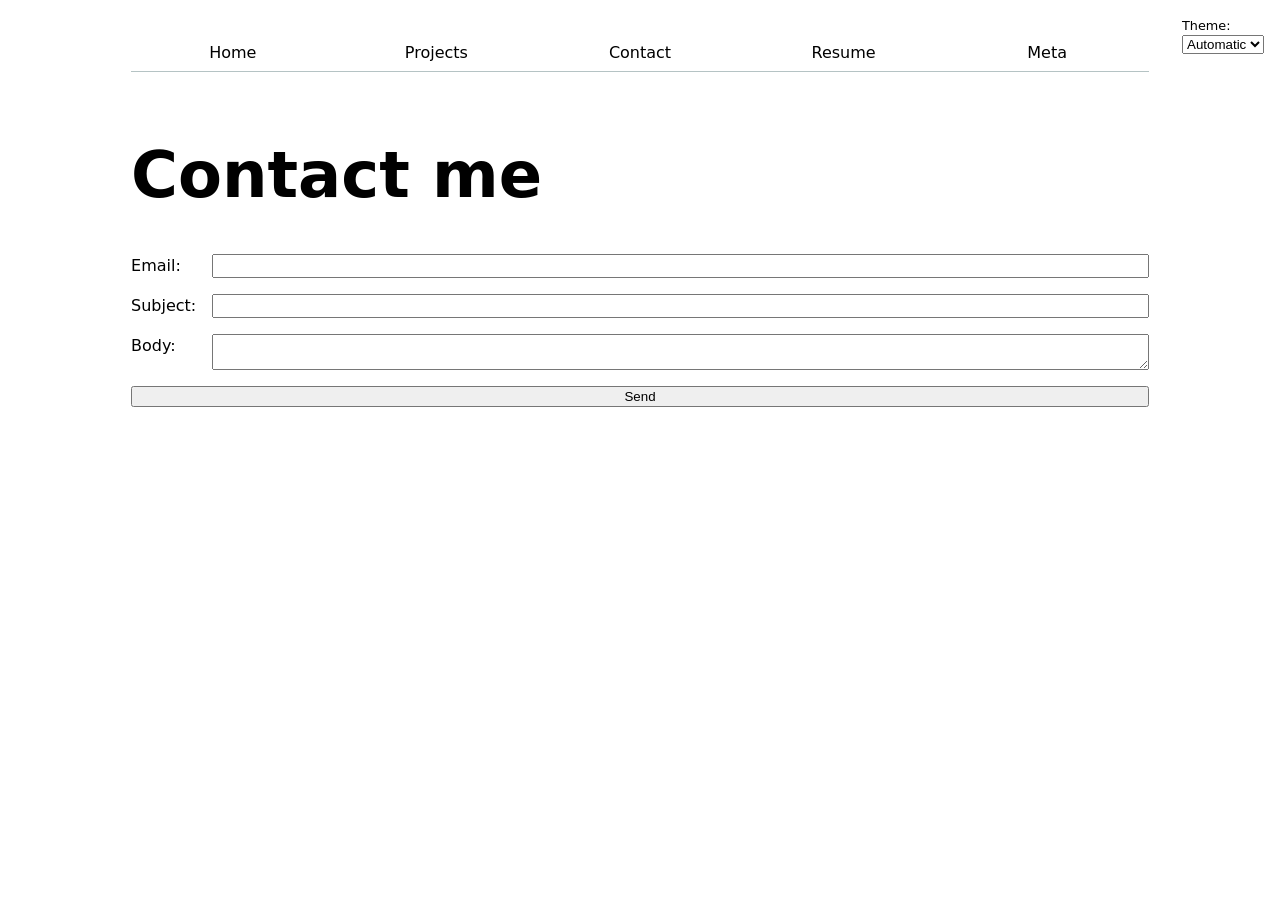
<file: contact/index.html>
<!DOCTYPE html>
<html lang="en">
<head>
    <meta charset="UTF-8">
    <meta name="viewport" content="width=device-width, initial-scale=1.0">
    <script type="module" src="../global.js"></script>
    <link rel="stylesheet" href="../style.css">
    <title>Mandy Xu: Personal site and portfolio</title>
    <h1>Contact me</h1>
</head>
<body>
    <form action="mailto:max002@ucsd.edu" method="POST" enctype="text/plain">
        <label>Email: <input name="email" type="email"/></label>
        <label>Subject: <input name="subject"/></label>
        <label>Body: <textarea name="body"></textarea></label>
        <button>Send</button>
    </form>
</body>
</html>
</file>
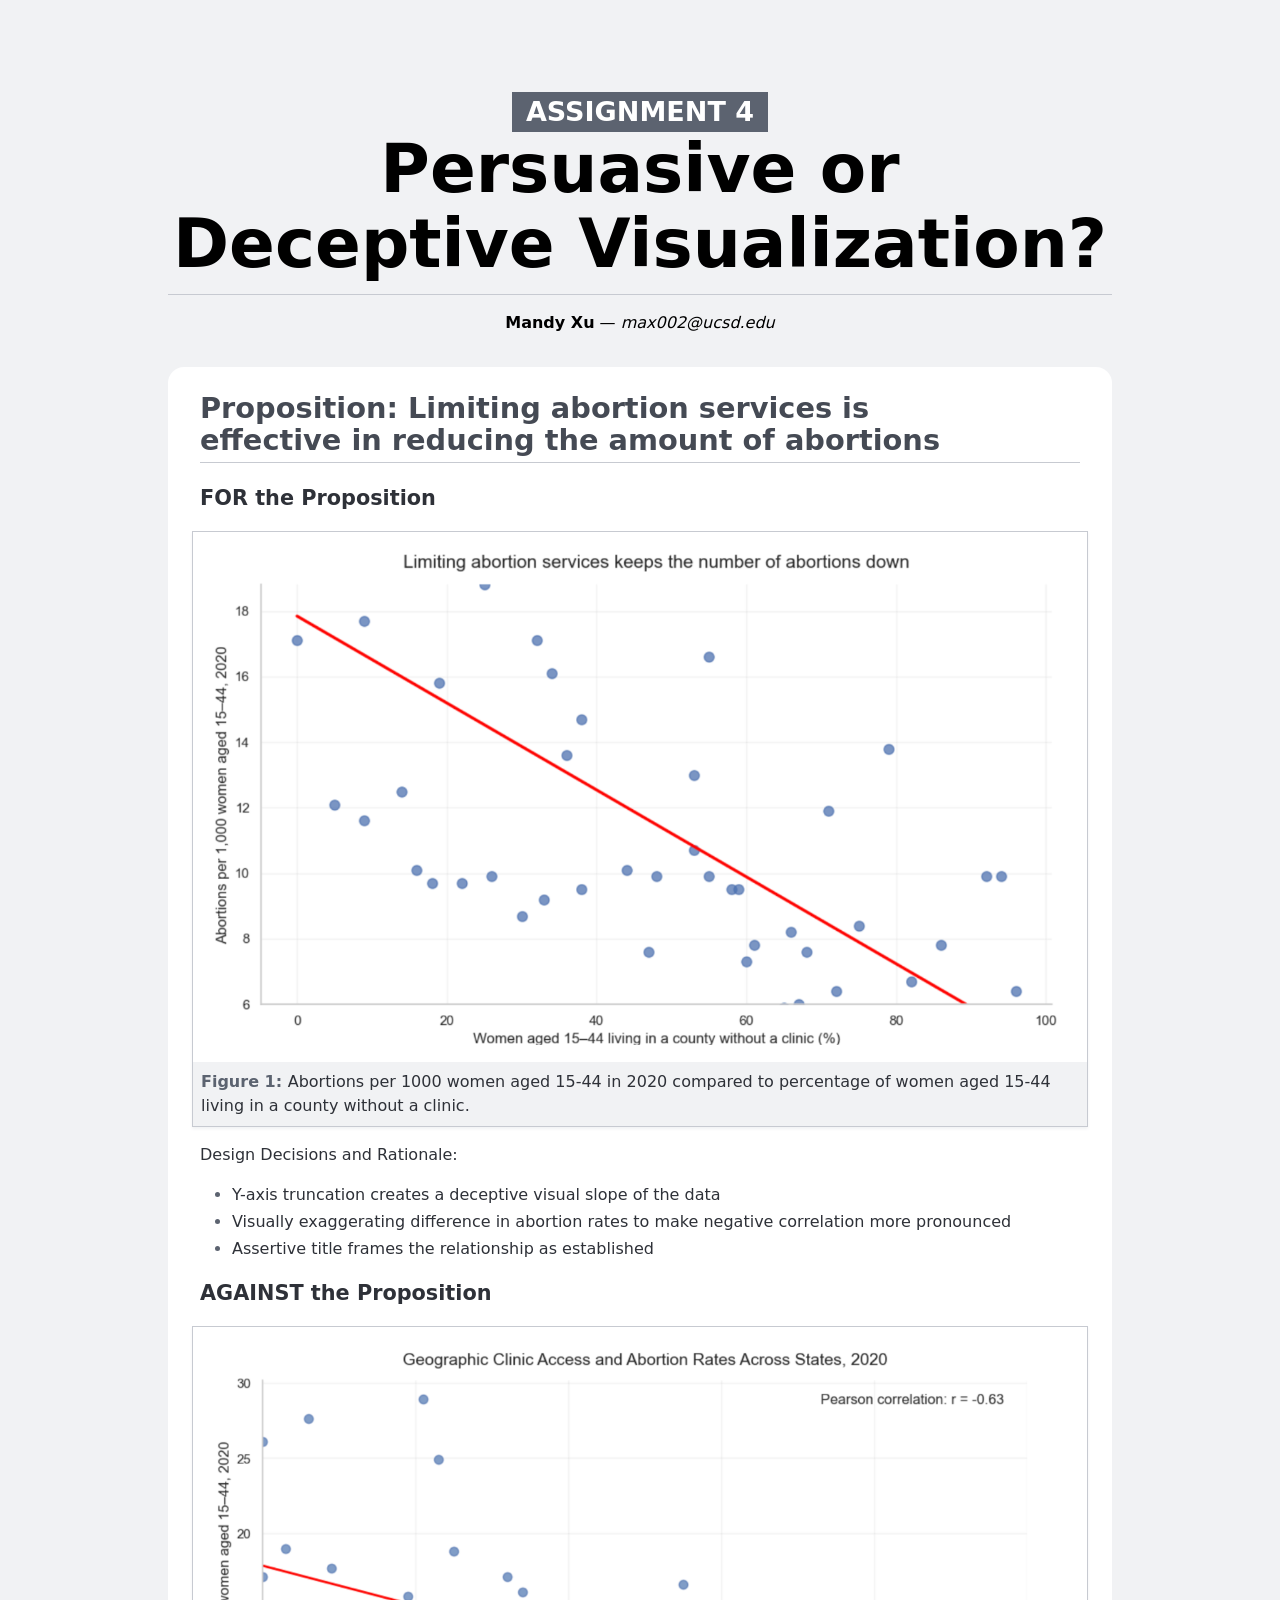
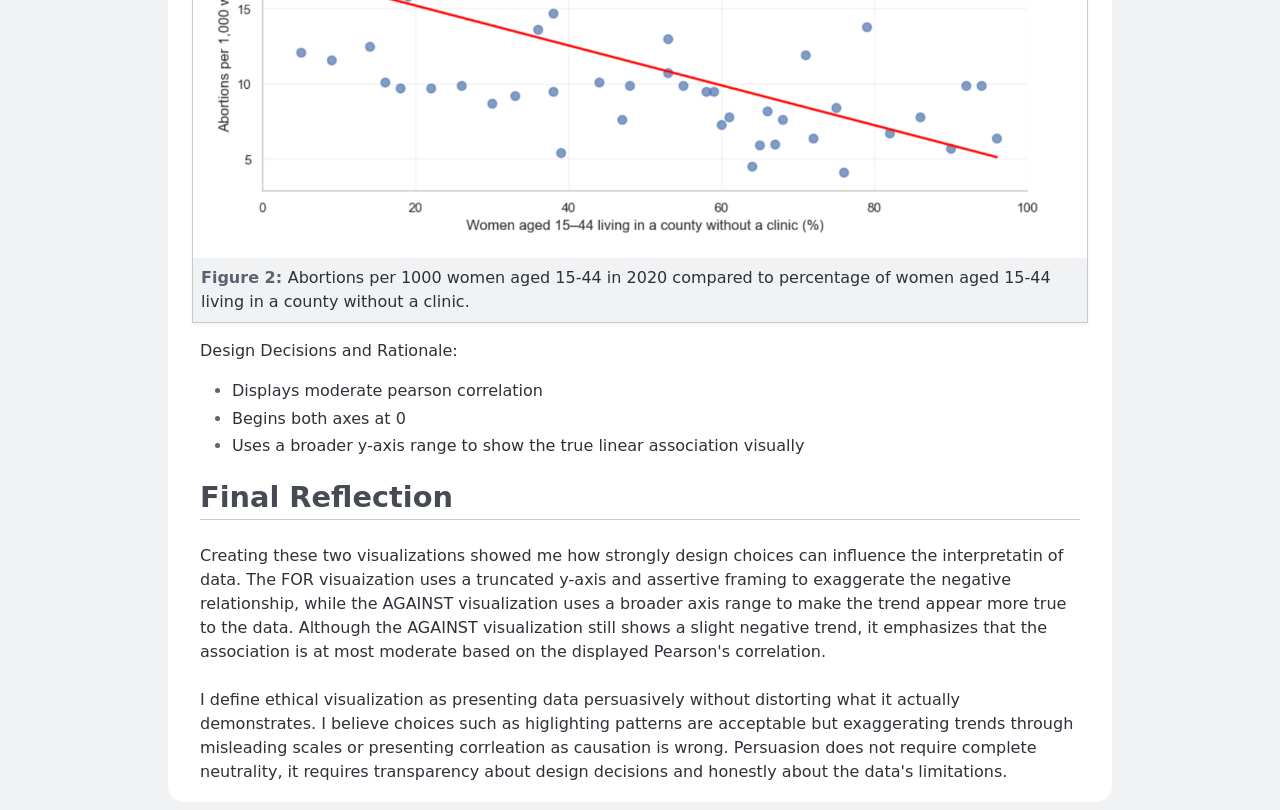
<file: project2/index.html>
<!DOCTYPE html>
<html lang="en">
  <head>
    <title>Project 2 Report</title>
    <style>
      :root {
        --color-neutral-95: hsl(220 10% 95%);
        --color-neutral-90: hsl(220 10% 90%);
        --color-neutral-80: hsl(220 10% 80%);
        --color-neutral-70: hsl(220 10% 70%);
        --color-neutral-60: hsl(220 10% 60%);
        --color-neutral-50: hsl(220 10% 50%);
        --color-neutral-40: hsl(220 10% 40%);
        --color-neutral-30: hsl(220 10% 30%);
        --color-neutral-20: hsl(220 10% 20%);
        --color-neutral-10: hsl(220 10% 10%);
      }

      html {
        font: 100%/1.5 system-ui;
        counter-reset: figure;
        background: var(--color-neutral-95);
        max-width: min(75vw, 80em);
        margin: 0 auto;
      }

      /* Headings */

      h1,
      h2,
      h3,
      h4,
      h5,
      h6 {
        line-height: 1.1;
        font-weight: 600;
        text-wrap: balance;
      }

      h1,
      h2 {
        border-bottom: 1px solid var(--color-neutral-80);
        padding-bottom: 0.2em;
      }

      h1 {
        margin-block: 1em 0.5rem;
        font-size: clamp(2.5em, 150% + 2vh + 2vw, 10vmin);
        font-weight: 800;

        small {
          display: block;
          width: fit-content;
          padding: 0.2em 0.5em;
          margin-inline: auto;
          color: white;
          background: var(--color-neutral-40);
          font-size: 40%;
          text-transform: uppercase;
          white-space: nowrap;
        }
      }

      h2 {
        font-size: 180%;
        color: var(--color-neutral-30);
      }

      h3 {
        font-size: 130%;
      }

      /* Lists */

      ul,
      ol {
        padding-inline-start: 2em;
      }

      li {
        &::marker {
          color: var(--color-neutral-40);
        }

        + li {
          margin-top: 0.2em;
        }
      }

      /* Sectioning elements */

      header {
        padding-block: 1em;
        text-align: center;
      }

      main {
        background: white;
        color: var(--color-neutral-20);
        border-radius: 1rem;
        padding: 0.1rem 2rem;
      }

      /* Figures */

      figure {
        margin: 1em 0;
        padding: 0.5rem;
        margin-inline: -0.5em;
        border: 1px solid var(--color-neutral-80);
        box-shadow: 0 0.1em 0.2em var(--color-neutral-95);
        text-align: center;
        background: white;

        > figcaption {
          font: 500 75% var(--font-sans);
          background: var(--color-neutral-95);
          padding: 0.5rem;
          margin: -0.5rem;
          margin-top: 0.5rem;
          counter-increment: figure;
          text-align: left;

          &::before {
            content: 'Figure ' counter(figure) ': ';
            font-weight: bold;
            color: var(--color-neutral-40);
          }

          a:not(:hover, :focus, :active) {
            color: inherit;
            text-decoration: underline;
            text-decoration-color: color-mix(
              in lab,
              currentColor,
              transparent 70%
            );
          }
        }
      }

      figure img {
        max-width: 100%;
        height: auto;
        display: block;
        margin: 0 auto;
      }
    </style>
  </head>

  <body>
    <header>
      <h1>
        <small>Assignment 4</small>
        Persuasive or Deceptive Visualization?
      </h1>

      <p><strong>Mandy Xu</strong> — <em>max002@ucsd.edu</em></p>
    </header>

    <main>
      <h2>Proposition: Limiting abortion services is effective in reducing the amount of abortions</h2>

      <section>
        <h3>FOR the Proposition</h3>

        <figure>
          <img src="DSC209_Project2_FOR.png" alt="" />
          <figcaption>Abortions per 1000 women aged 15-44 in 2020 compared to percentage of women aged 15-44 
            living in a county without a clinic.</figcaption>
        </figure>

        <p>Design Decisions and Rationale:</p>

        <ul>
          <li>Y-axis truncation creates a deceptive visual slope of the data</li>
          <li>Visually exaggerating difference in abortion rates to make negative correlation more pronounced</li>
          <li>Assertive title frames the relationship as established</li>
        </ul>
      </section>

      <section>
        <h3>AGAINST the Proposition</h3>

        <figure>
          <img src="DSC209_Project2_AGAINST.png" alt="" />
          <figcaption>Abortions per 1000 women aged 15-44 in 2020 compared to percentage of women aged 15-44 
            living in a county without a clinic.</figcaption>
        </figure>

        <p>Design Decisions and Rationale:</p>

        <ul>
          <li>Displays moderate pearson correlation</li>
          <li>Begins both axes at 0</li>
          <li>Uses a broader y-axis range to show the true linear association visually</li>
        </ul>
      </section>

      <section>
        <h2>Final Reflection</h2>

        <p>Creating these two visualizations showed me how strongly design choices can influence the interpretatin of 
            data. The FOR visuaization uses a truncated y-axis and assertive framing to exaggerate the negative 
            relationship, while the AGAINST visualization uses a broader axis range to make the trend appear more 
            true to the data. Although the AGAINST visualization still shows a slight negative trend, it emphasizes 
            that the association is at most moderate based on the displayed Pearson's correlation.<br><br>

            I define ethical visualization as presenting data persuasively without distorting what it actually 
            demonstrates. I believe choices such as higlighting patterns are acceptable but exaggerating trends through 
            misleading scales or presenting corrleation as causation is wrong. Persuasion does not require complete 
            neutrality, it requires transparency about design decisions and honestly about the data's limitations.
        </p>
      </section>
    </main>
  </body>
</html>
</file>
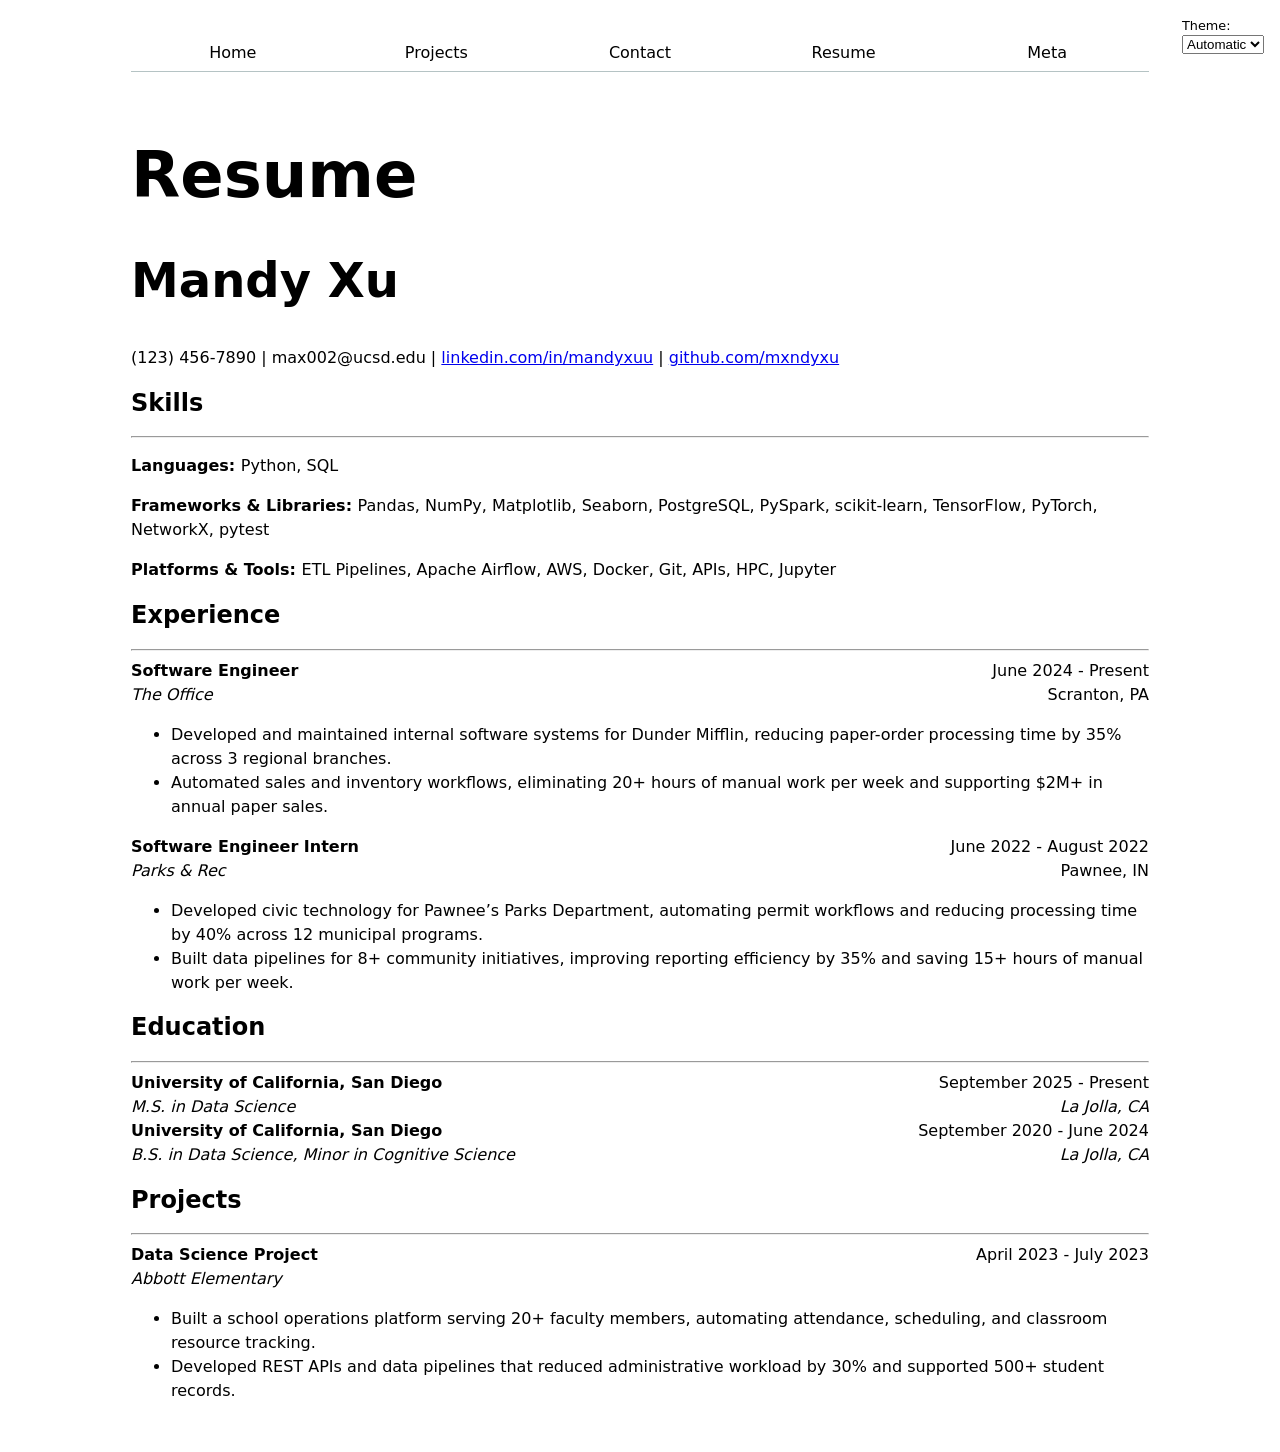
<file: resume/index.html>
<!DOCTYPE html>
<html lang="en">
<head>
    <meta charset="UTF-8">
    <meta name="viewport" content="width=device-width, initial-scale=1.0">
    <script type="module" src="../global.js"></script>
    <link rel="stylesheet" href="../style.css">
    <title>Mandy Xu: Personal site and portfolio</title>
    <h1>Resume</h1>
</head>
<body class="resume">
    <section class="resume-header">
        <h2 class="resume-name">Mandy Xu</h2>
        <p1>
            (123) 456-7890 | 
            max002@ucsd.edu | 
            <a href="https://linkedin.com/in/mandyxuu" target="_blank">linkedin.com/in/mandyxuu</a> | 
            <a href="https://github.com/mxndyxu" target="_blank">github.com/mxndyxu</a>
        </p1>
    </section>

    <section>
        <h2>Skills</h2>
        <hr>
        
        <p><strong>Languages: </strong>Python, SQL</p>
        <p><strong>Frameworks & Libraries: </strong>Pandas, NumPy, Matplotlib, Seaborn, PostgreSQL, PySpark, scikit-learn, TensorFlow,
PyTorch, NetworkX, pytest</p>
        <p><strong>Platforms & Tools: </strong>ETL Pipelines, Apache Airflow, AWS, Docker, Git, APIs, HPC, Jupyter</p>
    </section>

    <section>
        <h2>Experience</h2>
        <hr>
        <div class="resume-row">
            <strong>Software Engineer</strong>
            <span>June 2024 - Present</span>
        </div>

        <div class="resume-row">
            <i>The Office</i>
            <span>Scranton, PA</span>
        </div>

        <ul>
            <li>Developed and maintained internal software systems for Dunder Mifflin, reducing paper-order processing time by 35% across 3 regional branches.</li>
            <li>Automated sales and inventory workflows, eliminating 20+ hours of manual work per week and supporting $2M+ in annual paper sales.</li>
        </ul>

        <div class="resume-row">
            <strong>Software Engineer Intern</strong>
            <span>June 2022 - August 2022</span>
        </div>

        <div class="resume-row">
            <i>Parks & Rec</i>
            <span>Pawnee, IN</span>
        </div>

        <ul>
            <li>Developed civic technology for Pawnee’s Parks Department, automating permit workflows and reducing processing time by 40% across 12 municipal programs.</li>
            <li>Built data pipelines for 8+ community initiatives, improving reporting efficiency by 35% and saving 15+ hours of manual work per week.</li>
        </ul>
    </section>

    <section>
        <h2>Education</h2>
        <hr>

        <div class="resume-row">
            <strong>University of California, San Diego</strong>
            <span>September 2025 - Present</span>
        </div>

        <div class="resume-row">
            <i>M.S. in Data Science</i>
            <span><i>La Jolla, CA</i></span>
        </div>

        <div class="resume-row">
            <strong>University of California, San Diego</strong>
            <span>September 2020 - June 2024</span>
        </div>

        <div class="resume-row">
            <i>B.S. in Data Science, Minor in Cognitive Science</i>
            <span><i>La Jolla, CA</i></span>
        </div>
    </section>

    <section>
        <h2>Projects</h2>
        <hr>

        <div class="resume-row">
            <strong>Data Science Project</strong>
            <span>April 2023 - July 2023</span>
        </div>

        <div class="resume-row">
            <i>Abbott Elementary</i>
        </div>

        <ul>
            <li>Built a school operations platform serving 20+ faculty members, automating attendance, scheduling, and classroom resource tracking.</li>
            <li>Developed REST APIs and data pipelines that reduced administrative workload by 30% and supported 500+ student records.</li>
        </ul>
    </section>
</body>
</html>
</file>
<file: style.css>
:root {
    --color-accent: #5d7b3d;
}

.theme-selector {
  position: absolute;
  top: 1rem;
  right: 1rem;
  font-size: 80%;
}

body {
  font: 100%/1.5 system-ui; /* Set line height to 1.5x font size and use OS's UI font as website font */
  max-width: 100ch;
  margin-inline: auto;
  padding: 25px;
}

h1 {
  font-size: 400%;
}

h1, h2, h3, h4, h5, h6 {
  line-height: 1.1;
  text-wrap: balance;
}

nav {
  --border-color: oklch(50% 10% 200 / 40%);

  display: flex;
}

nav a {
  flex: 1;
  text-decoration: none;
  color: inherit;
  text-align: center;
  padding: 0.5em;
  margin-bottom: 25px;
  border-bottom-width: 1px;
  border-bottom-style: solid;
  border-bottom-color: var(--border-color);
  padding-bottom: 0.4em;
}

nav .current {
  border-bottom-width: 0.4em;
}

nav a:hover {
  border-bottom-width: 0.4em;
  border-bottom-style: solid;
  border-bottom-color: var(--color-accent);
}

form {
  display: grid;
  grid-template-columns: auto 1fr;
  gap: 1em;
}

label {
  font: inherit;
  display: grid;
  grid-template-columns: subgrid;
  grid-column: 1 / -1;
}

button {
  grid-column: 1 / -1;
}

.projects {
  display: grid;
  grid-template-columns: repeat(auto-fill, minmax(15em, 1fr));
  gap: 1em;
}

.projects article {
  display: grid;
  grid-template-rows: subgrid;
  grid-row: span 3;
}

.projects h2 {
  margin: 0;
  padding-top: 2em;
}

.resume-name {
  font-size: 300%;
}

.resume-row {
  display: grid;
  grid-template-columns: 1fr auto;
}

.resume-row span {
  text-align: right;
}

.project-year {
  font-family: Georgia, 'Times New Roman', Times, serif;
}

#profile-stats dl {
  display: grid;
  grid-template-columns: repeat(4, 1fr);
}

#profile-stats dt {
  grid-row: 1;
}

#profile-stats dd {
  grid-row: 2;
}

#projects-plot {
  max-width: 20em;
  margin-block: 2em;
  overflow: visible;
}

.container {
  display: flex;
  align-items: center;
  gap: 5em;
}

.legend {
  display: grid;
  grid-template-columns: repeat(auto-fill, minmax(9em, 1fr));
  border: 1px solid currentColor;
  border-radius: 0.5em;
  padding: 1em 1em;
  flex: 1;
}

.swatch {
  width: 1em;
  aspect-ratio: 1 / 1;
  background-color: var(--color);
  border-radius: 50%;
}

.legend-elements {
  display: flex;
  align-items: center;
  gap: 8px;
}

.searchBar {
  width: 100%;
  height: 3rem;
  padding: 0.5rem 0.75rem;
  border: 1px solid #888;
  border-radius: 0.75rem;
  font-size: 1.1rem;
}

#projects-plot {
  path {
    transition: 300ms;
    cursor: pointer;
  }

  &:has(path:hover) {
    path:not(:hover) {
      opacity: 0.5;
    }
  }
}

.selected {
  --color: oklch(60% 45% 0) !important;

  &:is(path) {
    fill: var(--color);
  }
}

.stats {
  display: grid;
  grid-template-columns: repeat(4, 1fr);
}

.stats dt {
  grid-row: 1;
}

.stats dd {
  grid-row: 2;
}

.gridlines line {
  stroke-opacity: 0.2;
}

circle {
  transition: 200ms;
  transform-origin: center;
  transform-box: fill-box;
}

circle:hover {
  transform: scale(1.5);
}

dl.info {
  display: grid;
  grid-template-columns: max-content 1fr;
  margin: 0;
  /* position: fixed; */
  transition-duration: 500ms;
  transition-property: opacity, visibility;
}

.tooltip {
  position: fixed;
  top: 1em;
  left: 1em;
  background-color: white;
  border: 1.5px solid;
  border-radius: 15px;
  padding: 0.5em;
}

dl.info dt {
  font-weight: bold;
}

dl.info[hidden]:not(:hover, :focus-within) {
  opacity: 0;
  visibility: hidden;
}

circle.selected {
  fill: #ff6b6b;
}

dl#language-breakdown {
  font-family: 'Trebuchet MS', 'Lucida Sans Unicode', 'Lucida Grande', 'Lucida Sans', Arial, sans-serif;
}
</file>
